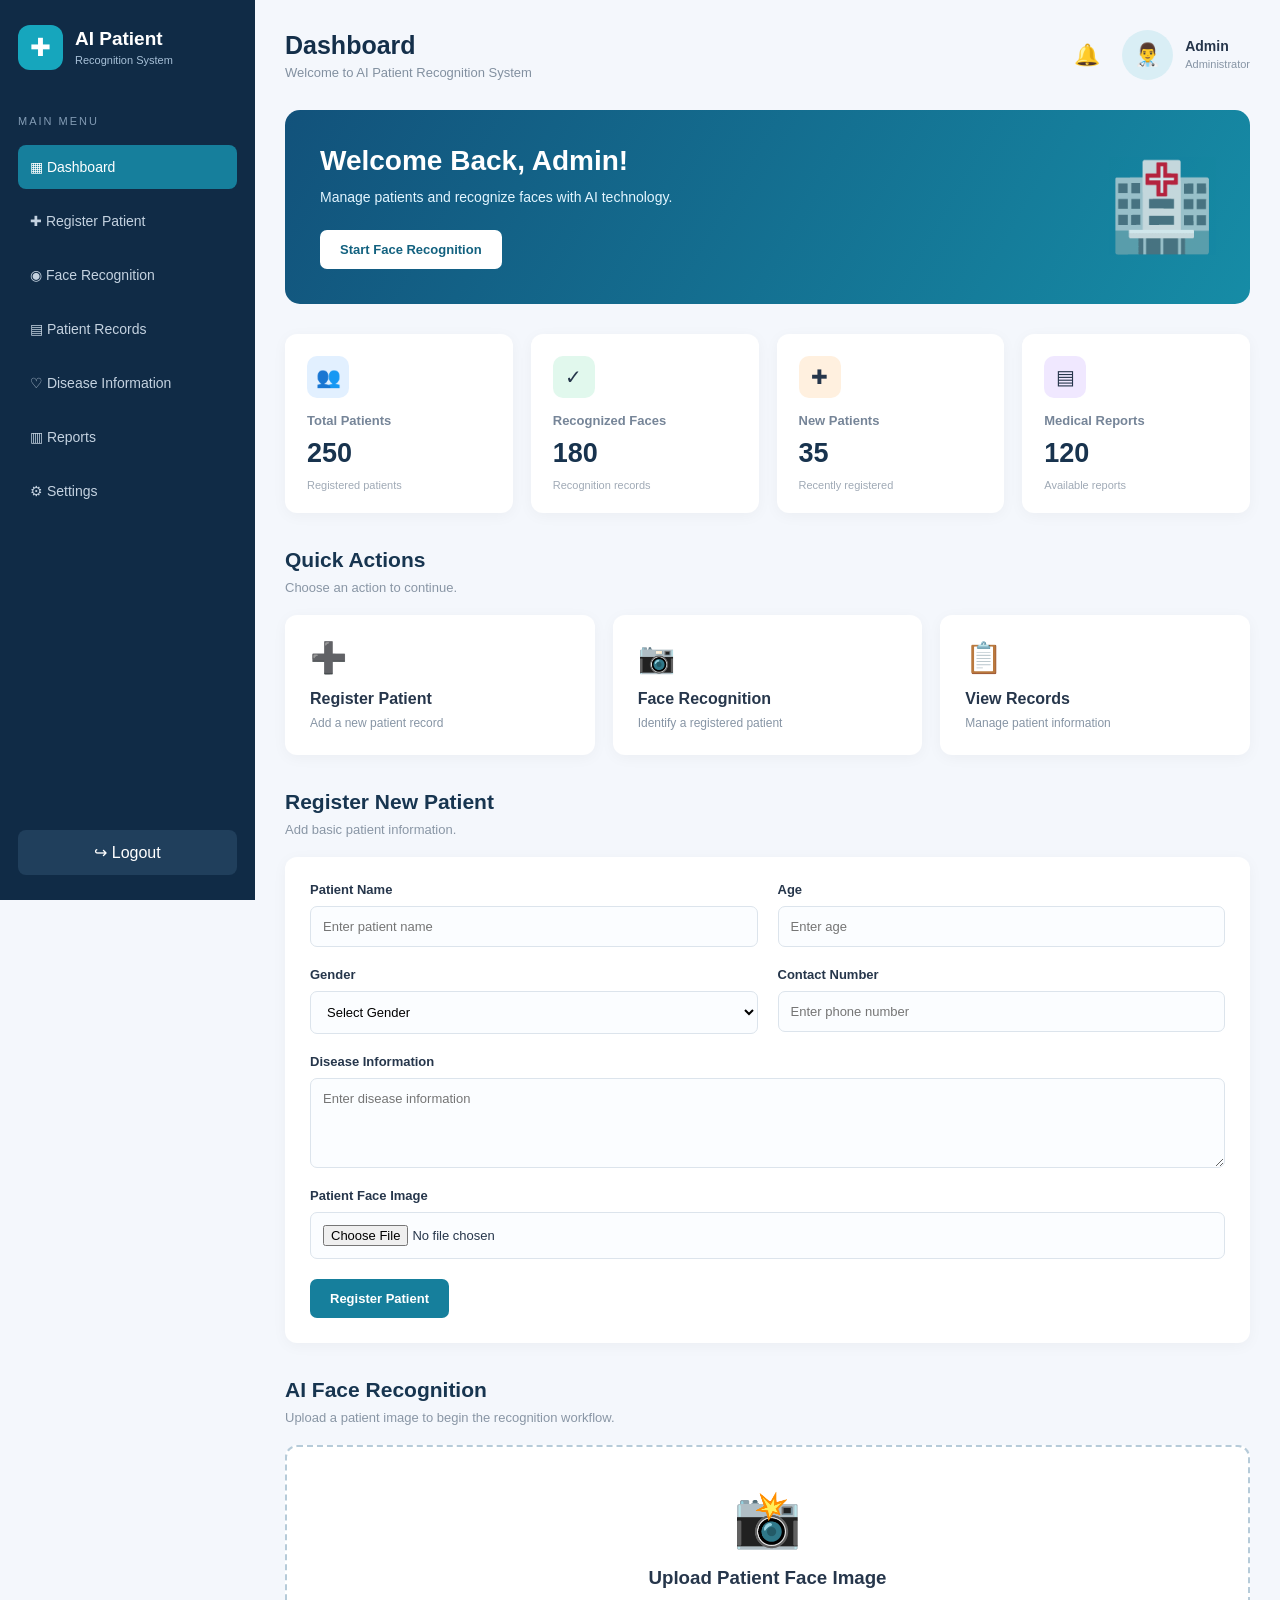
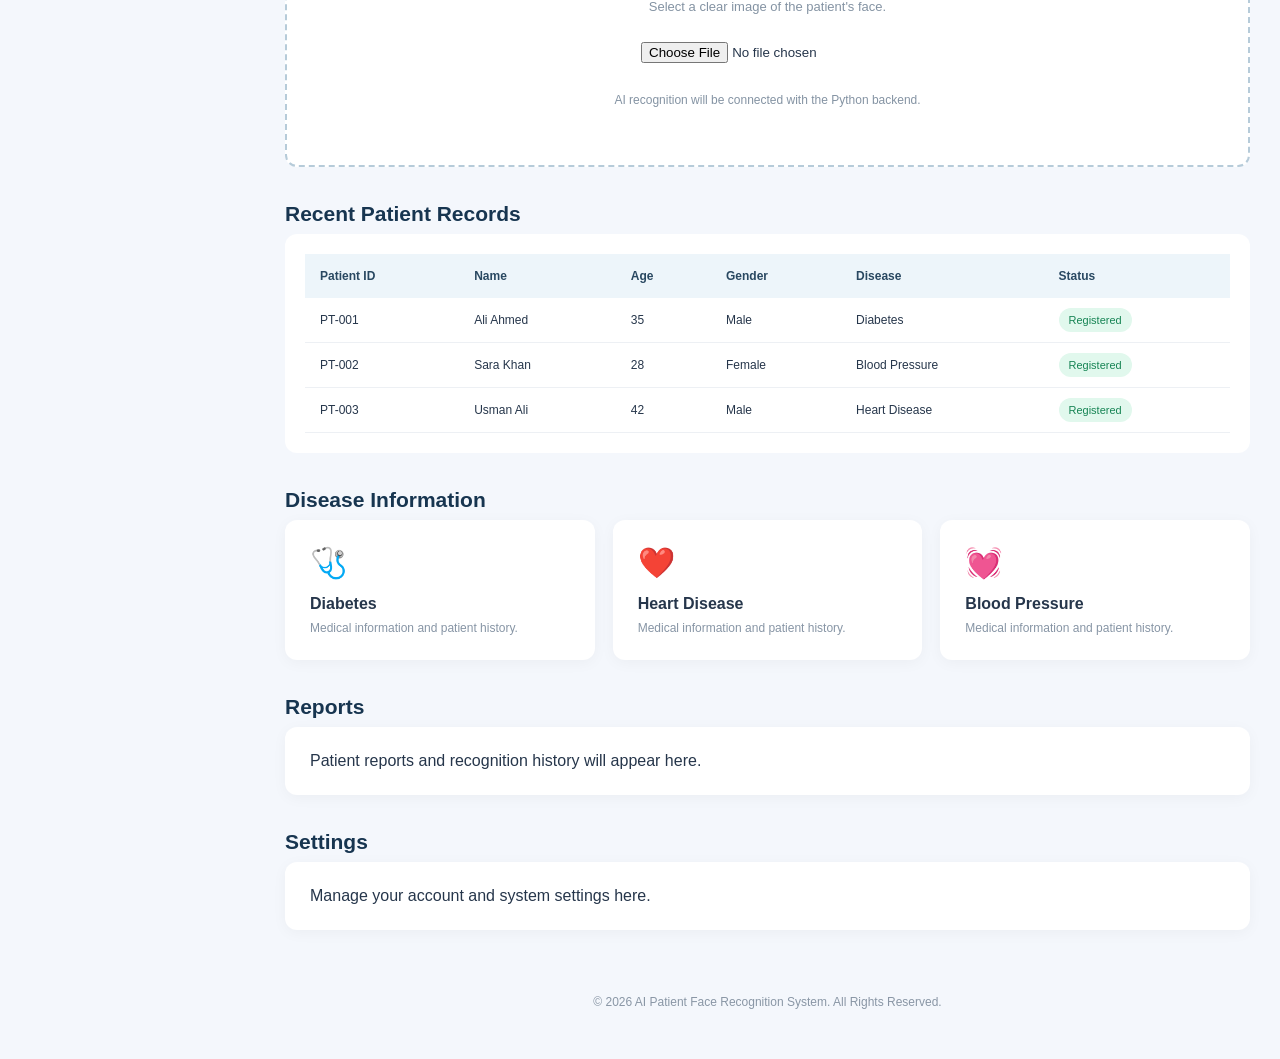
<file: dashboard.html>
<!DOCTYPE html>
<html lang="en">
<head>
    <meta charset="UTF-8">
    <meta name="viewport" content="width=device-width, initial-scale=1.0">
    <title>AI Patient Recognition - Dashboard</title>
    <link rel="stylesheet" href="dashboard.css">
</head>
<body>

<div class="dashboard-container">

    <!-- Sidebar -->
    <aside class="sidebar">

        <div class="logo">
            <div class="logo-icon">✚</div>
            <div>
                <h2>AI Patient</h2>
                <span>Recognition System</span>
            </div>
        </div>

        <p class="menu-heading">MAIN MENU</p>

        <nav class="sidebar-menu">
            <a href="#overview" class="active">▦ Dashboard</a>
            <a href="#registration">✚ Register Patient</a>
            <a href="#recognition">◉ Face Recognition</a>
            <a href="#records">▤ Patient Records</a>
            <a href="#disease">♡ Disease Information</a>
            <a href="#reports">▥ Reports</a>
            <a href="#settings">⚙ Settings</a>
        </nav>

        <div class="sidebar-bottom">
            <a href="index.html" class="logout">↪ Logout</a>
        </div>

    </aside>


    <!-- Main Content -->
    <main class="main-content">

        <!-- Top Navbar -->
        <header class="topbar">
            <div>
                <h2>Dashboard</h2>
                <p>Welcome to AI Patient Recognition System</p>
            </div>

            <div class="profile">
                <div class="notification">🔔</div>
                <div class="profile-icon">👨‍⚕️</div>
                <div>
                    <h4>Admin</h4>
                    <span>Administrator</span>
                </div>
            </div>
        </header>


        <!-- Overview -->
        <section id="overview">

            <div class="welcome-box">
                <div>
                    <h1>Welcome Back, Admin!</h1>
                    <p>Manage patients and recognize faces with AI technology.</p>
                    <a href="#recognition" class="primary-btn">
                        Start Face Recognition
                    </a>
                </div>

                <div class="welcome-icon">🏥</div>
            </div>


            <!-- Statistics Cards -->
            <div class="stats-container">

                <div class="stat-card">
                    <div class="stat-icon blue">👥</div>
                    <h3>Total Patients</h3>
                    <h1>250</h1>
                    <p>Registered patients</p>
                </div>

                <div class="stat-card">
                    <div class="stat-icon green">✓</div>
                    <h3>Recognized Faces</h3>
                    <h1>180</h1>
                    <p>Recognition records</p>
                </div>

                <div class="stat-card">
                    <div class="stat-icon orange">✚</div>
                    <h3>New Patients</h3>
                    <h1>35</h1>
                    <p>Recently registered</p>
                </div>

                <div class="stat-card">
                    <div class="stat-icon purple">▤</div>
                    <h3>Medical Reports</h3>
                    <h1>120</h1>
                    <p>Available reports</p>
                </div>

            </div>

        </section>


        <!-- Quick Actions -->
        <section class="section">
            <h2>Quick Actions</h2>
            <p class="section-description">Choose an action to continue.</p>

            <div class="action-container">

                <a href="#registration" class="action-card">
                    <span>➕</span>
                    <h3>Register Patient</h3>
                    <p>Add a new patient record</p>
                </a>

                <a href="#recognition" class="action-card">
                    <span>📷</span>
                    <h3>Face Recognition</h3>
                    <p>Identify a registered patient</p>
                </a>

                <a href="#records" class="action-card">
                    <span>📋</span>
                    <h3>View Records</h3>
                    <p>Manage patient information</p>
                </a>

            </div>
        </section>


        <!-- Patient Registration -->
        <section class="section" id="registration">
            <h2>Register New Patient</h2>
            <p class="section-description">Add basic patient information.</p>

            <div class="content-card">
                <form class="patient-form">

                    <div class="form-group">
                        <label>Patient Name</label>
                        <input type="text" placeholder="Enter patient name">
                    </div>

                    <div class="form-group">
                        <label>Age</label>
                        <input type="number" placeholder="Enter age">
                    </div>

                    <div class="form-group">
                        <label>Gender</label>
                        <select>
                            <option>Select Gender</option>
                            <option>Male</option>
                            <option>Female</option>
                            <option>Other</option>
                        </select>
                    </div>

                    <div class="form-group">
                        <label>Contact Number</label>
                        <input type="tel" placeholder="Enter phone number">
                    </div>

                    <div class="form-group full-width">
                        <label>Disease Information</label>
                        <textarea placeholder="Enter disease information"></textarea>
                    </div>

                    <div class="form-group full-width">
                        <label>Patient Face Image</label>
                        <input type="file" accept="image/*">
                    </div>

                    <button type="button" class="primary-btn">
                        Register Patient
                    </button>

                </form>
            </div>
        </section>


        <!-- Face Recognition -->
        <section class="section" id="recognition">
            <h2>AI Face Recognition</h2>
            <p class="section-description">
                Upload a patient image to begin the recognition workflow.
            </p>

            <div class="recognition-card">
                <div class="camera-icon">📸</div>
                <h3>Upload Patient Face Image</h3>
                <p>Select a clear image of the patient's face.</p>

                <input type="file" accept="image/*">

                <p class="note">
                    AI recognition will be connected with the Python backend.
                </p>
            </div>
        </section>


        <!-- Patient Records -->
        <section class="section" id="records">
            <h2>Recent Patient Records</h2>

            <div class="table-container">
                <table>
                    <thead>
                        <tr>
                            <th>Patient ID</th>
                            <th>Name</th>
                            <th>Age</th>
                            <th>Gender</th>
                            <th>Disease</th>
                            <th>Status</th>
                        </tr>
                    </thead>

                    <tbody>
                        <tr>
                            <td>PT-001</td>
                            <td>Ali Ahmed</td>
                            <td>35</td>
                            <td>Male</td>
                            <td>Diabetes</td>
                            <td><span class="status">Registered</span></td>
                        </tr>

                        <tr>
                            <td>PT-002</td>
                            <td>Sara Khan</td>
                            <td>28</td>
                            <td>Female</td>
                            <td>Blood Pressure</td>
                            <td><span class="status">Registered</span></td>
                        </tr>

                        <tr>
                            <td>PT-003</td>
                            <td>Usman Ali</td>
                            <td>42</td>
                            <td>Male</td>
                            <td>Heart Disease</td>
                            <td><span class="status">Registered</span></td>
                        </tr>
                    </tbody>
                </table>
            </div>
        </section>


        <!-- Disease Information -->
        <section class="section" id="disease">
            <h2>Disease Information</h2>

            <div class="action-container">
                <div class="action-card">
                    <span>🩺</span>
                    <h3>Diabetes</h3>
                    <p>Medical information and patient history.</p>
                </div>

                <div class="action-card">
                    <span>❤️</span>
                    <h3>Heart Disease</h3>
                    <p>Medical information and patient history.</p>
                </div>

                <div class="action-card">
                    <span>💓</span>
                    <h3>Blood Pressure</h3>
                    <p>Medical information and patient history.</p>
                </div>
            </div>
        </section>


        <!-- Reports -->
        <section class="section" id="reports">
            <h2>Reports</h2>
            <div class="content-card">
                <p>Patient reports and recognition history will appear here.</p>
            </div>
        </section>


        <!-- Settings -->
        <section class="section" id="settings">
            <h2>Settings</h2>
            <div class="content-card">
                <p>Manage your account and system settings here.</p>
            </div>
        </section>


        <footer>
            <p>© 2026 AI Patient Face Recognition System. All Rights Reserved.</p>
        </footer>

    </main>

</div>

</body>
</html>
</file>
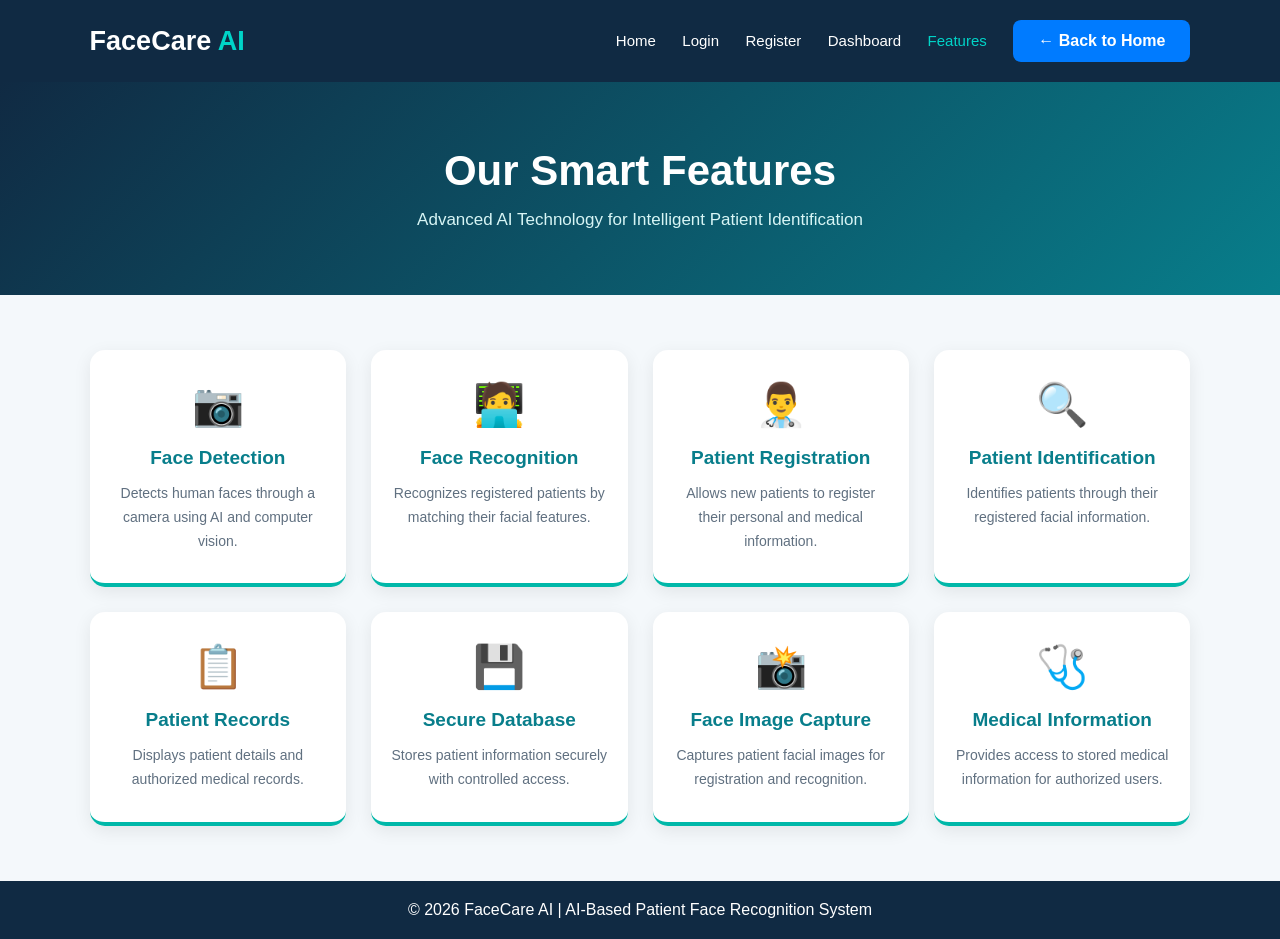
<file: Features.html>
<!DOCTYPE html><html lang="en">
<head>
    <meta charset="UTF-8">
    <meta name="viewport" content="width=device-width, initial-scale=1.0">
    <title>FaceCare AI - Features</title>
    <link rel="stylesheet" href="Features.css">

</head>
<body><header>
    <div class="logo">FaceCare <span>AI</span></div><nav>
    <a href="index.html">Home</a>
    <a href="login.html">Login</a>
    <a href="register.html">Register</a>
    <a href="dashboard.html">Dashboard</a>
    <a href="features" class="active">Features</a>
    <a href="index.html">
        <button class="back-btn">← Back to Home</button>
    </a>
                
            
</nav>

</header><section class="hero">
    <h1>Our Smart Features</h1>
    <p>Advanced AI Technology for Intelligent Patient Identification</p>
</section><section class="features"><div class="feature-card">
    <div class="icon">📷</div>
    <h2>Face Detection</h2>
    <p>Detects human faces through a camera using AI and computer vision.</p>
</div>

<div class="feature-card">
    <div class="icon">🧑‍💻</div>
    <h2>Face Recognition</h2>
    <p>Recognizes registered patients by matching their facial features.</p>
</div>

<div class="feature-card">
    <div class="icon">👨‍⚕️</div>
    <h2>Patient Registration</h2>
    <p>Allows new patients to register their personal and medical information.</p>
</div>

<div class="feature-card">
    <div class="icon">🔍</div>
    <h2>Patient Identification</h2>
    <p>Identifies patients through their registered facial information.</p>
</div>

<div class="feature-card">
    <div class="icon">📋</div>
    <h2>Patient Records</h2>
    <p>Displays patient details and authorized medical records.</p>
</div>

<div class="feature-card">
    <div class="icon">💾</div>
    <h2>Secure Database</h2>
    <p>Stores patient information securely with controlled access.</p>
</div>

<div class="feature-card">
    <div class="icon">📸</div>
    <h2>Face Image Capture</h2>
    <p>Captures patient facial images for registration and recognition.</p>
</div>

<div class="feature-card">
    <div class="icon">🩺</div>
    <h2>Medical Information</h2>
    <p>Provides access to stored medical information for authorized users.</p>
</div>

</section><footer>
    <p>© 2026 FaceCare AI | AI-Based Patient Face Recognition System</p>
</footer></body>
</html>
</file>
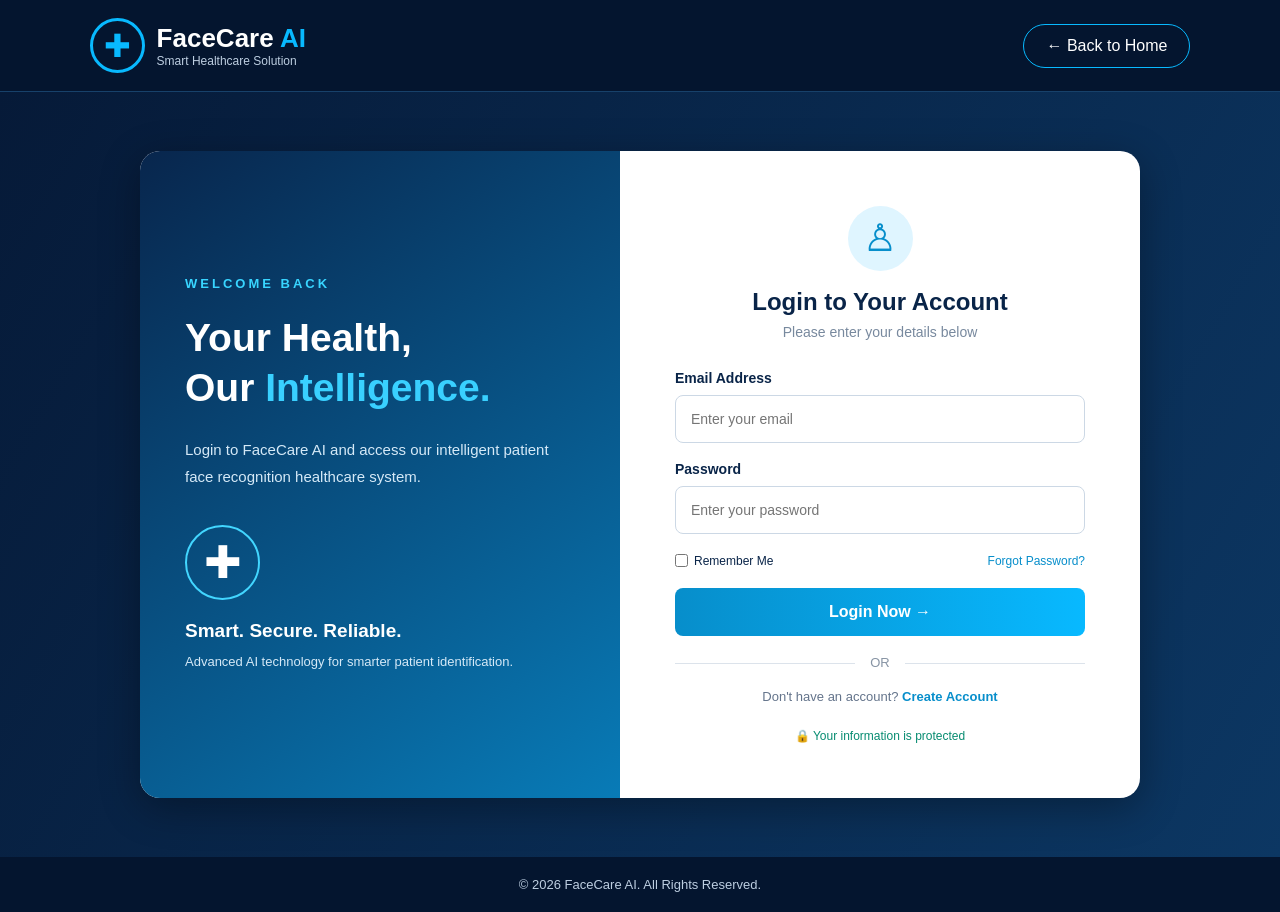
<file: login.html>
<!DOCTYPE html>
<html lang="en">
<head>
    <meta charset="UTF-8">
    <meta name="viewport" content="width=device-width, initial-scale=1.0">

    <title>FaceCare AI - Login</title>

    <link rel="stylesheet" href="login.css">
    <script src="login.js"></script>
</head>

<body>

    <!-- Navbar -->
    <header>
        <nav class="navbar">

            <div class="logo">
                <div class="logo-icon">✚</div>

                <div>
                    <h2>FaceCare <span>AI</span></h2>
                    <p>Smart Healthcare Solution</p>
                </div>
            </div>

            <a href="index.html" class="home-btn">
                ← Back to Home
            </a>

        </nav>
    </header>


    <!-- Login Section -->
    <section class="login-section">

        <div class="login-container">

            <!-- Left Side -->
            <div class="login-info">

                <span class="tag">WELCOME BACK</span>

                <h1>
                    Your Health,<br>
                    Our <span>Intelligence.</span>
                </h1>

                <p>
                    Login to FaceCare AI and access our
                    intelligent patient face recognition
                    healthcare system.
                </p>

                <div class="medical-icon">✚</div>

                <h3>Smart. Secure. Reliable.</h3>

                <p class="small-text">
                    Advanced AI technology for smarter
                    patient identification.
                </p>

            </div>


            <!-- Right Side Login Form -->
            <div class="login-form">

                <div class="form-heading">
                    <div class="user-icon">♙</div>

                    <h2>Login to Your Account</h2>

                    <p>Please enter your details below</p>
                </div>


                <form id="loginForm">

                    <label for="email">Email Address</label>

                    <input
                        type="email"
                        id="email"
                        name="email"
                        placeholder="Enter your email"
                        required
                    >


                    <label for="password">Password</label>

                    <input
                        type="password"
                        id="password"
                        name="password"
                        placeholder="Enter your password"
                        required
                    >


                    <div class="form-options">

                        <label class="remember">
                            <input type="checkbox" name="remember">
                            Remember Me
                        </label>

                        <a href="#">Forgot Password?</a>

                    </div>


                    <button type="submit" class="login-btn">
                        Login Now →
                    </button>

                </form>


                <div class="divider">
                    <span>OR</span>
                </div>


                <p class="register">
                    Don't have an account?
                    <a href="register.html">Create Account</a>
                </p>

                <p class="security">
                    🔒 Your information is protected
                </p>

            </div>

        </div>

    </section>


    <!-- Footer -->
    <footer>
        <p>
            © 2026 FaceCare AI.
            All Rights Reserved.
        </p>
    </footer>

</body>
</html>
</file>
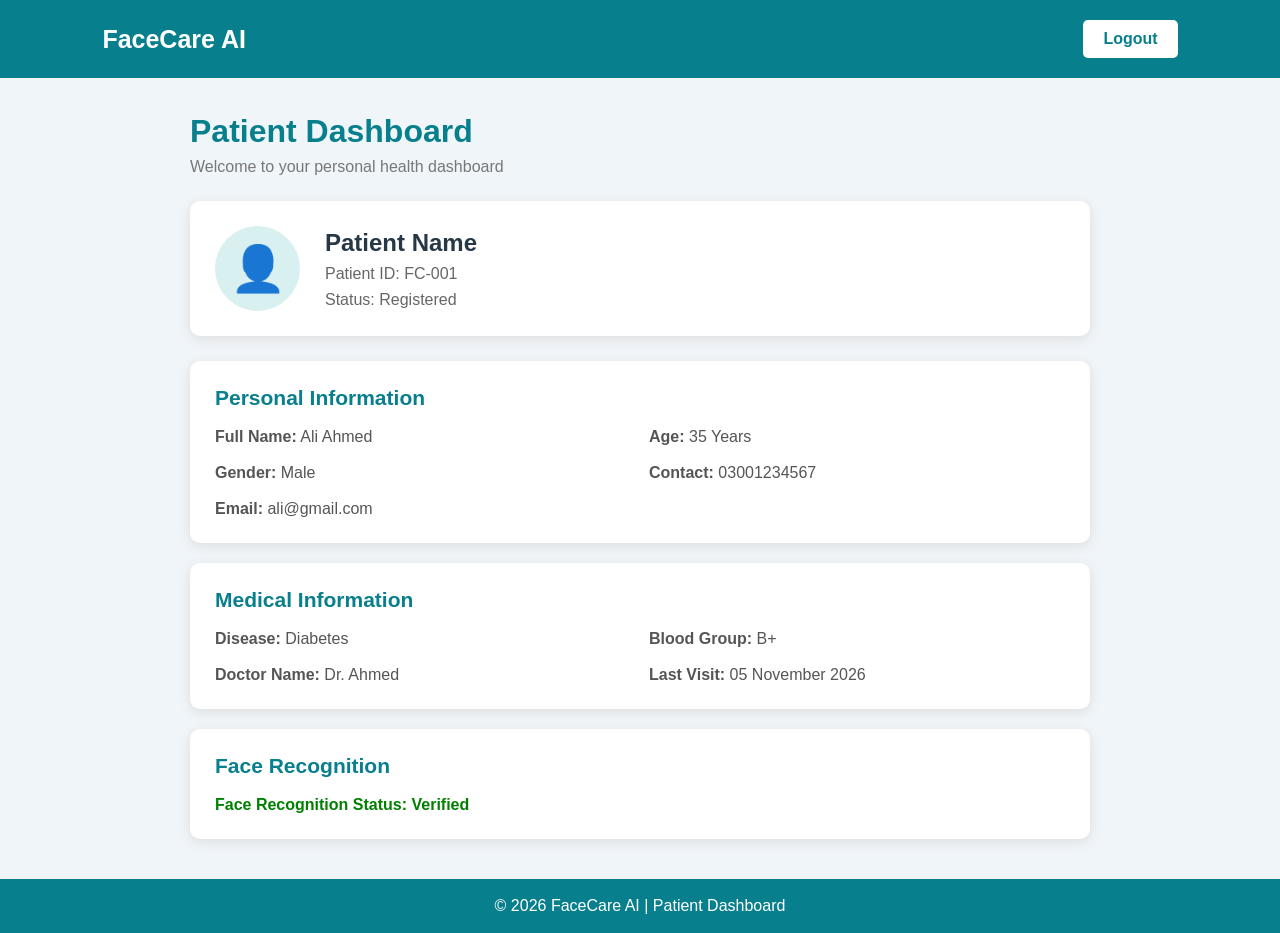
<file: patient-dashboard.html>
<!DOCTYPE html>
<html lang="en">
<head>
    <meta charset="UTF-8">
    <meta name="viewport" content="width=device-width, initial-scale=1.0">
    <title>Patient Dashboard - FaceCare AI</title>
    <link rel="stylesheet" href="patient-dashboard.css">
</head>
<body>

    <header>
        <h2>FaceCare AI</h2>
        <a href="login.html" class="logout">Logout</a>
    </header>

    <div class="container">

        <h1>Patient Dashboard</h1>
        <p class="welcome">Welcome to your personal health dashboard</p>

        <div class="profile">
            <div class="photo">👤</div>
            <div>
                <h2>Patient Name</h2>
                <p>Patient ID: FC-001</p>
                <p>Status: Registered</p>
            </div>
        </div>

        <div class="details">
            <h2>Personal Information</h2>

            <div class="info">
                <p><b>Full Name:</b> Ali Ahmed</p>
                <p><b>Age:</b> 35 Years</p>
                <p><b>Gender:</b> Male</p>
                <p><b>Contact:</b> 03001234567</p>
                <p><b>Email:</b> ali@gmail.com</p>
            </div>
        </div>

        <div class="details">
            <h2>Medical Information</h2>

            <div class="info">
                <p><b>Disease:</b> Diabetes</p>
                <p><b>Blood Group:</b> B+</p>
                <p><b>Doctor Name:</b> Dr. Ahmed</p>
                <p><b>Last Visit:</b> 05 November 2026</p>
            </div>
        </div>

        <div class="details">
            <h2>Face Recognition</h2>
            <p class="recognition">Face Recognition Status: Verified</p>
        </div>

    </div>

    <footer>
        <p>© 2026 FaceCare AI | Patient Dashboard</p>
    </footer>

</body>
</html>
</file>
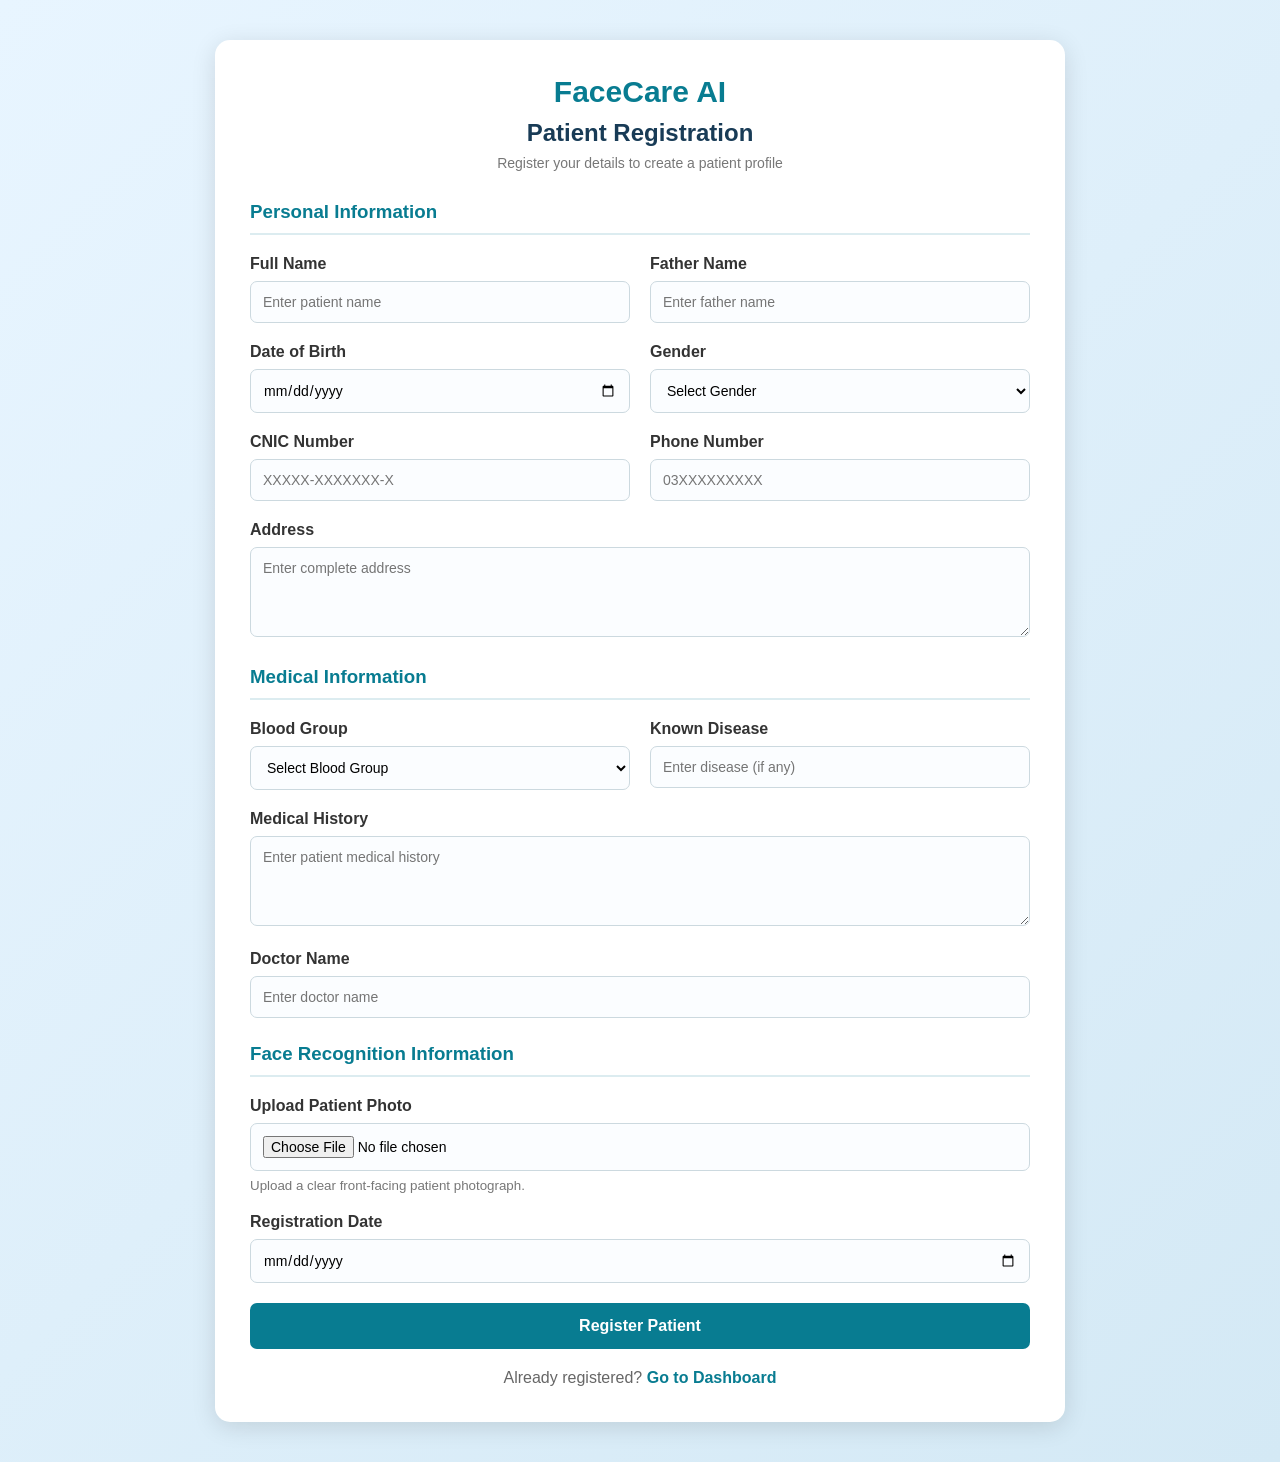
<file: register.html>
<!DOCTYPE html>
<html lang="en">
<head>
    <meta charset="UTF-8">
    <meta name="viewport" content="width=device-width, initial-scale=1.0">

    <title>Patient Registration | FaceCare AI</title>

    <link rel="stylesheet" href="register.css">
</head>
<body>

    <div class="container">

        <div class="form-header">
            <h1>FaceCare AI</h1>
            <h2>Patient Registration</h2>
            <p>Register your details to create a patient profile</p>
        </div>

        <form action="#" method="POST">

            <h3>Personal Information</h3>

            <div class="form-row">
                <div class="input-box">
                    <label>Full Name</label>
                    <input type="text" placeholder="Enter patient name" required>
                </div>

                <div class="input-box">
                    <label>Father Name</label>
                    <input type="text" placeholder="Enter father name">
                </div>
            </div>

            <div class="form-row">
                <div class="input-box">
                    <label>Date of Birth</label>
                    <input type="date" required>
                </div>

                <div class="input-box">
                    <label>Gender</label>
                    <select required>
                        <option value="">Select Gender</option>
                        <option>Male</option>
                        <option>Female</option>
                        <option>Other</option>
                    </select>
                </div>
            </div>

            <div class="form-row">
                <div class="input-box">
                    <label>CNIC Number</label>
                    <input type="text" placeholder="XXXXX-XXXXXXX-X">
                </div>

                <div class="input-box">
                    <label>Phone Number</label>
                    <input type="tel" placeholder="03XXXXXXXXX" required>
                </div>
            </div>

            <div class="input-box">
                <label>Address</label>
                <textarea placeholder="Enter complete address"></textarea>
            </div>

            <h3>Medical Information</h3>

            <div class="form-row">
                <div class="input-box">
                    <label>Blood Group</label>
                    <select>
                        <option value="">Select Blood Group</option>
                        <option>A+</option>
                        <option>A-</option>
                        <option>B+</option>
                        <option>B-</option>
                        <option>AB+</option>
                        <option>AB-</option>
                        <option>O+</option>
                        <option>O-</option>
                    </select>
                </div>

                <div class="input-box">
                    <label>Known Disease</label>
                    <input type="text" placeholder="Enter disease (if any)">
                </div>
            </div>

            <div class="input-box">
                <label>Medical History</label>
                <textarea placeholder="Enter patient medical history"></textarea>
            </div>

            <div class="input-box">
                <label>Doctor Name</label>
                <input type="text" placeholder="Enter doctor name">
            </div>

            <h3>Face Recognition Information</h3>

            <div class="input-box">
                <label>Upload Patient Photo</label>
                <input type="file" accept="image/*" required>
                <small>Upload a clear front-facing patient photograph.</small>
            </div>

            <div class="input-box">
                <label>Registration Date</label>
                <input type="date" required>
            </div>

            <button type="submit">Register Patient</button>

            <p class="login-link">
                Already registered?
                <a href="dashboard.html">Go to Dashboard</a>
            </p>

        </form>
    </div>

</body>
</html>
</file>
<file: dashboard.css>
/* General Settings */
* {
    margin: 0;
    padding: 0;
    box-sizing: border-box;
    font-family: 'Segoe UI', Arial, sans-serif;
    scroll-behavior: smooth;
}

body {
    background: #f4f7fc;
    color: #26364b;
}

.dashboard-container {
    display: flex;
    min-height: 100vh;
}

/* Sidebar */
.sidebar {
    width: 255px;
    background: #102b46;
    color: white;
    padding: 25px 18px;
    display: flex;
    flex-direction: column;
    position: fixed;
    height: 100vh;
    overflow-y: auto;
}

.logo {
    display: flex;
    align-items: center;
    gap: 12px;
    margin-bottom: 45px;
}

.logo-icon {
    background: #16a6bd;
    width: 45px;
    height: 45px;
    border-radius: 12px;
    display: flex;
    align-items: center;
    justify-content: center;
    font-size: 25px;
}

.logo h2 {
    font-size: 19px;
}

.logo span {
    font-size: 11px;
    color: #a8c1d8;
}

.menu-heading {
    font-size: 11px;
    color: #829bb4;
    margin-bottom: 18px;
    letter-spacing: 2px;
}

.sidebar-menu {
    display: flex;
    flex-direction: column;
    gap: 10px;
}

.sidebar-menu a {
    text-decoration: none;
    color: #c4d2e0;
    padding: 14px 12px;
    border-radius: 8px;
    font-size: 14px;
    transition: 0.3s;
}

.sidebar-menu a:hover,
.sidebar-menu a.active {
    background: #167f9c;
    color: white;
}

.sidebar-bottom {
    margin-top: auto;
    padding-top: 30px;
}

.logout {
    display: block;
    padding: 13px;
    background: #203f5c;
    color: white;
    text-decoration: none;
    border-radius: 8px;
    text-align: center;
    transition: 0.3s;
}

.logout:hover {
    background: #d94d4d;
}


/* Main Content */
.main-content {
    margin-left: 255px;
    width: calc(100% - 255px);
    padding: 30px;
}

/* Topbar */
.topbar {
    display: flex;
    justify-content: space-between;
    align-items: center;
    margin-bottom: 30px;
}

.topbar h2 {
    font-size: 25px;
    color: #142f4a;
}

.topbar p {
    color: #8290a0;
    font-size: 13px;
    margin-top: 5px;
}

.profile {
    display: flex;
    align-items: center;
    gap: 12px;
}

.notification {
    font-size: 21px;
    margin-right: 10px;
}

.profile-icon {
    background: #d9eef5;
    padding: 12px;
    border-radius: 50%;
    font-size: 22px;
}

.profile h4 {
    font-size: 14px;
}

.profile span {
    font-size: 11px;
    color: #8795a5;
}


/* Welcome Box */
.welcome-box {
    background: linear-gradient(120deg, #12527b, #168ca6);
    color: white;
    padding: 35px;
    border-radius: 15px;
    display: flex;
    align-items: center;
    justify-content: space-between;
    margin-bottom: 30px;
    overflow: hidden;
}

.welcome-box h1 {
    font-size: 28px;
    margin-bottom: 12px;
}

.welcome-box p {
    font-size: 14px;
    margin-bottom: 25px;
    color: #e2f5ff;
}

.welcome-icon {
    font-size: 85px;
    opacity: 0.8;
}

.primary-btn {
    display: inline-block;
    background: #ffffff;
    color: #12617f;
    border: none;
    border-radius: 7px;
    padding: 12px 20px;
    text-decoration: none;
    font-weight: bold;
    font-size: 13px;
    cursor: pointer;
    transition: 0.3s;
}

.primary-btn:hover {
    background: #dff4fa;
    transform: translateY(-2px);
}


/* Statistics Cards */
.stats-container {
    display: grid;
    grid-template-columns: repeat(4, 1fr);
    gap: 18px;
    margin-bottom: 35px;
}

.stat-card {
    background: white;
    padding: 22px;
    border-radius: 12px;
    box-shadow: 0 3px 15px rgba(0,0,0,0.04);
    transition: 0.3s;
}

.stat-card:hover {
    transform: translateY(-5px);
    box-shadow: 0 8px 20px rgba(0,0,0,0.08);
}

.stat-icon {
    width: 42px;
    height: 42px;
    display: flex;
    align-items: center;
    justify-content: center;
    border-radius: 10px;
    font-size: 20px;
    margin-bottom: 15px;
}

.blue {
    background: #e2f0ff;
}

.green {
    background: #e1f8ed;
}

.orange {
    background: #fff0df;
}

.purple {
    background: #f0e8ff;
}

.stat-card h3 {
    font-size: 13px;
    color: #768598;
}

.stat-card h1 {
    font-size: 27px;
    margin: 10px 0;
    color: #18334e;
}

.stat-card p {
    font-size: 11px;
    color: #a0aab6;
}


/* Sections */
.section {
    margin-top: 35px;
    scroll-margin-top: 25px;
}

.section h2 {
    font-size: 21px;
    color: #173550;
    margin-bottom: 8px;
}

.section-description {
    color: #8996a5;
    font-size: 13px;
    margin-bottom: 20px;
}


/* Quick Actions */
.action-container {
    display: grid;
    grid-template-columns: repeat(3, 1fr);
    gap: 18px;
}

.action-card {
    background: white;
    padding: 25px;
    border-radius: 12px;
    text-decoration: none;
    color: #26364b;
    box-shadow: 0 3px 15px rgba(0,0,0,0.04);
    transition: 0.3s;
}

.action-card:hover {
    transform: translateY(-5px);
    box-shadow: 0 8px 20px rgba(0,0,0,0.08);
}

.action-card span {
    font-size: 30px;
}

.action-card h3 {
    font-size: 16px;
    margin: 15px 0 8px;
}

.action-card p {
    font-size: 12px;
    color: #8795a5;
}


/* Content Cards */
.content-card {
    background: white;
    padding: 25px;
    border-radius: 12px;
    box-shadow: 0 3px 15px rgba(0,0,0,0.04);
}


/* Registration Form */
.patient-form {
    display: grid;
    grid-template-columns: repeat(2, 1fr);
    gap: 20px;
}

.form-group {
    display: flex;
    flex-direction: column;
    gap: 9px;
}

.form-group label {
    font-size: 13px;
    font-weight: 600;
}

.form-group input,
.form-group select,
.form-group textarea {
    width: 100%;
    padding: 12px;
    border: 1px solid #dce4ec;
    border-radius: 7px;
    outline: none;
    background: #fbfdff;
    font-size: 13px;
}

.form-group input:focus,
.form-group select:focus,
.form-group textarea:focus {
    border-color: #168ca6;
}

.form-group textarea {
    height: 90px;
    resize: vertical;
}

.full-width {
    grid-column: 1 / -1;
}

.patient-form .primary-btn {
    background: #167f9c;
    color: white;
    width: fit-content;
}


/* Face Recognition */
.recognition-card {
    background: white;
    padding: 40px 20px;
    border-radius: 12px;
    text-align: center;
    border: 2px dashed #b6cbd9;
}

.camera-icon {
    font-size: 55px;
    margin-bottom: 15px;
}

.recognition-card h3 {
    margin-bottom: 10px;
}

.recognition-card p {
    color: #8493a3;
    font-size: 13px;
    margin-bottom: 18px;
}

.recognition-card input {
    padding: 10px;
    max-width: 100%;
}

.recognition-card .note {
    margin-top: 20px;
    font-size: 12px;
}


/* Patient Table */
.table-container {
    overflow-x: auto;
    background: white;
    border-radius: 12px;
    padding: 20px;
}

table {
    width: 100%;
    border-collapse: collapse;
    min-width: 600px;
}

th {
    background: #edf5fa;
    color: #294861;
    font-size: 12px;
    text-align: left;
    padding: 15px;
}

td {
    padding: 15px;
    border-bottom: 1px solid #edf0f4;
    font-size: 12px;
}

.status {
    background: #e1f8ed;
    color: #168454;
    padding: 6px 10px;
    border-radius: 20px;
    font-size: 11px;
}


/* Footer */
footer {
    text-align: center;
    margin-top: 45px;
    padding: 20px;
    color: #8996a5;
    font-size: 12px;
}


/* Responsive Design */
@media (max-width: 1100px) {

    .stats-container {
        grid-template-columns: repeat(2, 1fr);
    }

}

@media (max-width: 768px) {

    .sidebar {
        width: 190px;
        padding: 20px 12px;
    }

    .main-content {
        margin-left: 190px;
        width: calc(100% - 190px);
        padding: 18px;
    }

    .action-container {
        grid-template-columns: 1fr;
    }

    .welcome-box h1 {
        font-size: 22px;
    }

}

@media (max-width: 550px) {

    .sidebar {
        width: 65px;
        padding: 15px 7px;
    }

    .logo {
        justify-content: center;
    }

    .logo > div:last-child,
    .menu-heading,
    .sidebar-menu a:not(.active) {
        display: none;
    }

    .sidebar-menu a {
        font-size: 0;
        text-align: center;
    }

    .sidebar-menu a.active {
        font-size: 12px;
    }

    .main-content {
        margin-left: 65px;
        width: calc(100% - 65px);
        padding: 12px;
    }

    .topbar {
        align-items: flex-start;
        gap: 10px;
    }

    .profile {
        gap: 5px;
    }

    .profile > div:last-child {
        display: none;
    }

    .stats-container {
        grid-template-columns: 1fr;
    }

    .patient-form {
        grid-template-columns: 1fr;
    }

    .full-width {
        grid-column: auto;
    }

    .welcome-icon {
        display: none;
    }

}
</file>
<file: Features.css>
* {
  margin: 0;
  padding: 0;
  box-sizing: border-box;
  font-family: Arial, sans-serif;
  }

body {
background: #f4f8fb;
color: #243447;
}

/* Navigation Bar */
header {
background: #102a43;
padding: 20px 7%;
display: flex;
justify-content: space-between;
align-items: center;
}

.logo {
font-size: 27px;
font-weight: bold;
color: white;
}

.logo span {
color: #00d4c8;
}

nav a {
color: white;
text-decoration: none;
margin-left: 22px;
font-size: 15px;
transition: 0.3s;
}

nav a:hover,
nav a.active {
color: #00d4c8;
}

/* Hero Section */
.hero {
text-align: center;
padding: 65px 20px;
background: linear-gradient(135deg, #102a43, #087e8b);
color: white;
}

.hero h1 {
font-size: 42px;
margin-bottom: 15px;
}

.hero p {
font-size: 17px;
color: #d7f5f5;
}

/* Features Section */
.features {
display: grid;
grid-template-columns: repeat(4, 1fr);
gap: 25px;
padding: 55px 7%;
}

.feature-card {
background: white;
padding: 30px 20px;
text-align: center;
border-radius: 15px;
box-shadow: 0 5px 18px rgba(0,0,0,0.08);
transition: 0.4s;
border-bottom: 4px solid #00b8a9;
}

.feature-card:hover {
transform: translateY(-10px);
box-shadow: 0 12px 25px rgba(0,0,0,0.15);
}

.icon {
font-size: 42px;
margin-bottom: 18px;
}

.feature-card h2 {
font-size: 19px;
color: #087e8b;
margin-bottom: 13px;
}

.feature-card p {
font-size: 14px;
line-height: 1.7;
color: #607080;
}

/* Footer */
footer {
background: #102a43;
color: white;
text-align: center;
padding: 20px;
}

/* Responsive Design */
@media (max-width: 1000px) {
.features {
grid-template-columns: repeat(2, 1fr);
}
}

@media (max-width: 600px) {
header {
flex-direction: column;
gap: 20px;
}

nav {
    display: flex;
    flex-wrap: wrap;
    justify-content: center;
    gap: 12px;
}

nav a {
    margin: 0;
}

.features {
    grid-template-columns: 1fr;
}

.hero h1 {
    font-size: 30px;
}

}
.back-btn {
    background-color: #007bff;
    color: white;
    padding: 12px 25px;
    border: none;
    border-radius: 8px;
    font-size: 16px;
    font-weight: bold;
    cursor: pointer;
    transition: 0.3s;
}

.back-btn:hover {
    background-color: #0056b3;
    transform: translateY(-3px);
    box-shadow: 0 5px 12px rgba(0, 0, 0, 0.2);
}
</file>
<file: login.css>
* {
    margin: 0;
    padding: 0;
    box-sizing: border-box;
    font-family: Arial, sans-serif;
}

body {
    background: #061a38;
    color: white;
}

/* Navbar */

.navbar {
    display: flex;
    justify-content: space-between;
    align-items: center;
    padding: 18px 7%;
    background: #04152f;
    border-bottom: 1px solid #17416a;
}

.logo {
    display: flex;
    align-items: center;
    gap: 12px;
}

.logo-icon {
    width: 55px;
    height: 55px;
    border: 3px solid #08b9ff;
    border-radius: 50%;
    display: flex;
    justify-content: center;
    align-items: center;
    color: #08b9ff;
    font-size: 32px;
}

.logo h2 {
    font-size: 26px;
}

.logo h2 span {
    color: #08b9ff;
}

.logo p {
    font-size: 12px;
    color: #bdcee1;
}

.home-btn {
    color: white;
    text-decoration: none;
    border: 1px solid #08b9ff;
    padding: 12px 22px;
    border-radius: 30px;
    transition: 0.3s;
}

.home-btn:hover {
    background: #08b9ff;
    color: #061a38;
}


/* Login Section */

.login-section {
    min-height: 85vh;
    display: flex;
    align-items: center;
    justify-content: center;
    padding: 50px 20px;
    background: linear-gradient(
        120deg,
        #061a38,
        #0c3763
    );
}

.login-container {
    width: 100%;
    max-width: 1000px;
    min-height: 570px;
    display: flex;
    background: white;
    border-radius: 20px;
    overflow: hidden;
    box-shadow: 0 10px 40px #00000055;
}


/* Left Side */

.login-info {
    width: 48%;
    padding: 65px 45px;
    background: linear-gradient(
        145deg,
        #08264d,
        #087bb7
    );
    display: flex;
    flex-direction: column;
    justify-content: center;
}

.tag {
    color: #38d5ff;
    font-size: 13px;
    letter-spacing: 3px;
    font-weight: bold;
}

.login-info h1 {
    font-size: 39px;
    line-height: 1.3;
    margin: 22px 0;
}

.login-info h1 span {
    color: #39d0ff;
}

.login-info p {
    color: #d5e9f7;
    font-size: 15px;
    line-height: 1.8;
}

.medical-icon {
    margin-top: 35px;
    width: 75px;
    height: 75px;
    border: 2px solid #42d6ff;
    border-radius: 50%;
    display: flex;
    justify-content: center;
    align-items: center;
    font-size: 45px;
    color: white;
}

.login-info h3 {
    margin-top: 20px;
    font-size: 19px;
}

.login-info .small-text {
    font-size: 13px;
    margin-top: 8px;
}


/* Right Side Form */

.login-form {
    width: 52%;
    padding: 55px 55px;
    color: #092448;
}

.form-heading {
    text-align: center;
    margin-bottom: 30px;
}

.user-icon {
    width: 65px;
    height: 65px;
    margin: auto;
    border-radius: 50%;
    background: #dff5ff;
    color: #078ecb;
    display: flex;
    align-items: center;
    justify-content: center;
    font-size: 38px;
}

.form-heading h2 {
    margin-top: 17px;
    font-size: 24px;
}

.form-heading p {
    color: #78899e;
    margin-top: 8px;
    font-size: 14px;
}


/* Input Fields */

.login-form form > label {
    display: block;
    margin: 18px 0 9px;
    font-size: 14px;
    font-weight: bold;
}

.login-form input[type="email"],
.login-form input[type="password"] {
    width: 100%;
    padding: 15px;
    border: 1px solid #ccd8e5;
    border-radius: 8px;
    outline: none;
    font-size: 14px;
    transition: 0.3s;
}

.login-form input:focus {
    border-color: #08aef5;
    box-shadow: 0 0 8px #08b9ff55;
}


/* Remember and Forgot Password */

.form-options {
    display: flex;
    justify-content: space-between;
    align-items: center;
    margin: 20px 0;
    font-size: 12px;
}

.remember {
    display: flex;
    align-items: center;
    gap: 6px;
}

.form-options a {
    color: #078ecb;
    text-decoration: none;
}


/* Login Button */

.login-btn {
    width: 100%;
    padding: 15px;
    border: none;
    border-radius: 8px;
    background: linear-gradient(
        90deg,
        #078ecb,
        #08b9ff
    );
    color: white;
    font-size: 16px;
    font-weight: bold;
    cursor: pointer;
    transition: 0.3s;
}

.login-btn:hover {
    background: #061a38;
    transform: translateY(-3px);
}


/* Divider */

.divider {
    text-align: center;
    margin: 25px 0;
    border-bottom: 1px solid #dce3eb;
    line-height: 0.1em;
}

.divider span {
    background: white;
    padding: 0 15px;
    color: #8794a4;
    font-size: 13px;
}


/* Register */

.register {
    text-align: center;
    font-size: 13px;
    color: #64748b;
}

.register a {
    color: #078ecb;
    font-weight: bold;
    text-decoration: none;
}

.security {
    text-align: center;
    color: #078c71;
    font-size: 12px;
    margin-top: 25px;
}


/* Footer */

footer {
    text-align: center;
    padding: 20px;
    background: #04152f;
    color: #bdcee1;
    font-size: 13px;
}


/* Mobile Responsive */

@media (max-width: 750px) {

    .login-container {
        flex-direction: column;
    }

    .login-info,
    .login-form {
        width: 100%;
        padding: 35px 25px;
    }

    .login-info h1 {
        font-size: 32px;
    }

    .navbar {
        padding: 15px 5%;
    }
}
@media(max-width: 400px){
    .logo h2{
        font-size:20px;
    }
    .home-btn {
        padding: 9px 12px;
        font-size: 12px;
    }
    .form-options {
        flex-wrap: wrap;
        gap: 12px;
    }
    
}
</file>
<file: patient-dashboard.css>
* {
    margin: 0;
    padding: 0;
    box-sizing: border-box;
    font-family: Arial, sans-serif;
}

body {
    background: #f0f5f9;
    color: #263746;
}

header {
    background: #087f8c;
    color: white;
    padding: 20px 8%;
    display: flex;
    justify-content: space-between;
    align-items: center;
}

header h2 {
    font-size: 25px;
}

.logout {
    background: white;
    color: #087f8c;
    padding: 10px 20px;
    text-decoration: none;
    border-radius: 5px;
    font-weight: bold;
}

.container {
    width: 85%;
    max-width: 900px;
    margin: 35px auto;
}

h1 {
    color: #087f8c;
    margin-bottom: 8px;
}

.welcome {
    color: #777;
    margin-bottom: 25px;
}

.profile {
    background: white;
    padding: 25px;
    display: flex;
    align-items: center;
    gap: 25px;
    border-radius: 10px;
    box-shadow: 0 3px 12px #ddd;
    margin-bottom: 25px;
}

.photo {
    width: 85px;
    height: 85px;
    border-radius: 50%;
    background: #d9f0f1;
    display: flex;
    align-items: center;
    justify-content: center;
    font-size: 45px;
}

.profile p {
    margin-top: 8px;
    color: #666;
}

.details {
    background: white;
    padding: 25px;
    border-radius: 10px;
    margin-bottom: 20px;
    box-shadow: 0 3px 12px #ddd;
}

.details h2 {
    color: #087f8c;
    margin-bottom: 18px;
    font-size: 21px;
}

.info {
    display: grid;
    grid-template-columns: 1fr 1fr;
    gap: 18px;
}

.info p {
    color: #555;
}

.recognition {
    color: green;
    font-weight: bold;
}

footer {
    background: #087f8c;
    color: white;
    text-align: center;
    padding: 18px;
    margin-top: 40px;
}

@media (max-width: 600px) {
    .container {
        width: 92%;
    }

    .info {
        grid-template-columns: 1fr;
    }

    .profile {
        gap: 15px;
    }
}
</file>
<file: register.css>
* {
    margin: 0;
    padding: 0;
    box-sizing: border-box;
    font-family: Arial, sans-serif;
}

body {
    background: linear-gradient(135deg, #e8f5ff, #d4e9f5);
    padding: 40px 15px;
}

.container {
    max-width: 850px;
    margin: auto;
    background: white;
    padding: 35px;
    border-radius: 15px;
    box-shadow: 0 5px 25px rgba(0,0,0,0.12);
}

.form-header {
    text-align: center;
    margin-bottom: 30px;
}

.form-header h1 {
    color: #087c91;
    font-size: 30px;
    margin-bottom: 10px;
}

.form-header h2 {
    color: #183b56;
    margin-bottom: 8px;
}

.form-header p {
    color: #777;
    font-size: 14px;
}

form h3 {
    color: #087c91;
    border-bottom: 2px solid #dcecf0;
    padding-bottom: 10px;
    margin: 25px 0 20px;
}

.form-row {
    display: flex;
    gap: 20px;
}

.input-box {
    width: 100%;
    margin-bottom: 20px;
}

.input-box label {
    display: block;
    color: #333;
    font-weight: bold;
    margin-bottom: 8px;
}

.input-box input,
.input-box select,
.input-box textarea {
    width: 100%;
    padding: 12px;
    border: 1px solid #ccd9df;
    border-radius: 7px;
    outline: none;
    font-size: 14px;
    background: #fbfdff;
}

.input-box input:focus,
.input-box select:focus,
.input-box textarea:focus {
    border-color: #087c91;
    box-shadow: 0 0 5px rgba(8,124,145,0.2);
}

.input-box textarea {
    height: 90px;
    resize: vertical;
}

.input-box small {
    display: block;
    color: #777;
    margin-top: 7px;
}

button {
    width: 100%;
    padding: 14px;
    background: #087c91;
    color: white;
    border: none;
    border-radius: 7px;
    font-size: 16px;
    font-weight: bold;
    cursor: pointer;
    transition: 0.3s;
}

button:hover {
    background: #075b70;
    transform: translateY(-2px);
}

.login-link {
    text-align: center;
    margin-top: 20px;
    color: #666;
}

.login-link a {
    color: #087c91;
    text-decoration: none;
    font-weight: bold;
}

@media (max-width: 600px) {
    .container {
        padding: 20px;
    }

    .form-row {
        flex-direction: column;
        gap: 0;
    }
}
</file>
